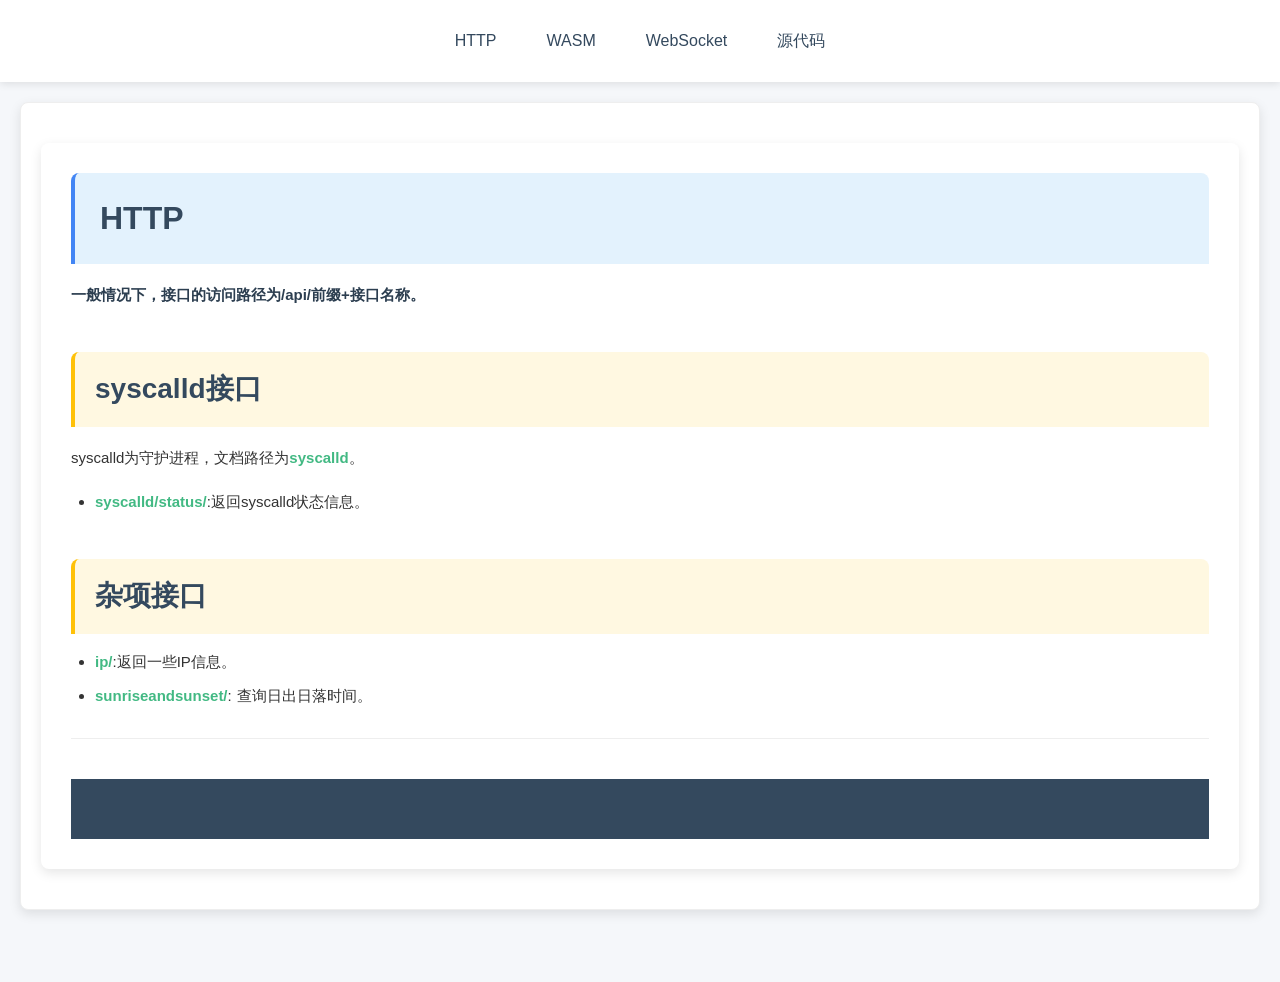
<file: @/static/index.html>
<!DOCTYPE html>
<html lang="zh_CN">
<head>
  <meta charset="UTF-8">
  <title>syscall</title>
  <meta http-equiv="X-UA-Compatible" content="IE=edge,chrome=1" />
  <meta name="description" content="Description">
  <meta name="viewport" content="width=device-width, initial-scale=1.0, minimum-scale=1.0">
  <link rel="stylesheet" href="theme/vue.css">
  <link rel="stylesheet" href="theme/block.css">
</head>
<body>
  <div id="app"></div>
  <script>
    window.$docsify = {
      name: 'syscall',
      repo: '',
      autoHeader: false,
      loadSidebar: false,
      hideSidebar: true,
      loadNavbar: true,
      homepage: 'http.md',
      beian: {
        ICP: "",
        NISMSP: {
          number:"",
          url: ""
        }
      }
    }
  </script>
  <script src="docsify.js"></script>
  <script src="docsify-beian.js"></script>
</body>
</html>
</file>
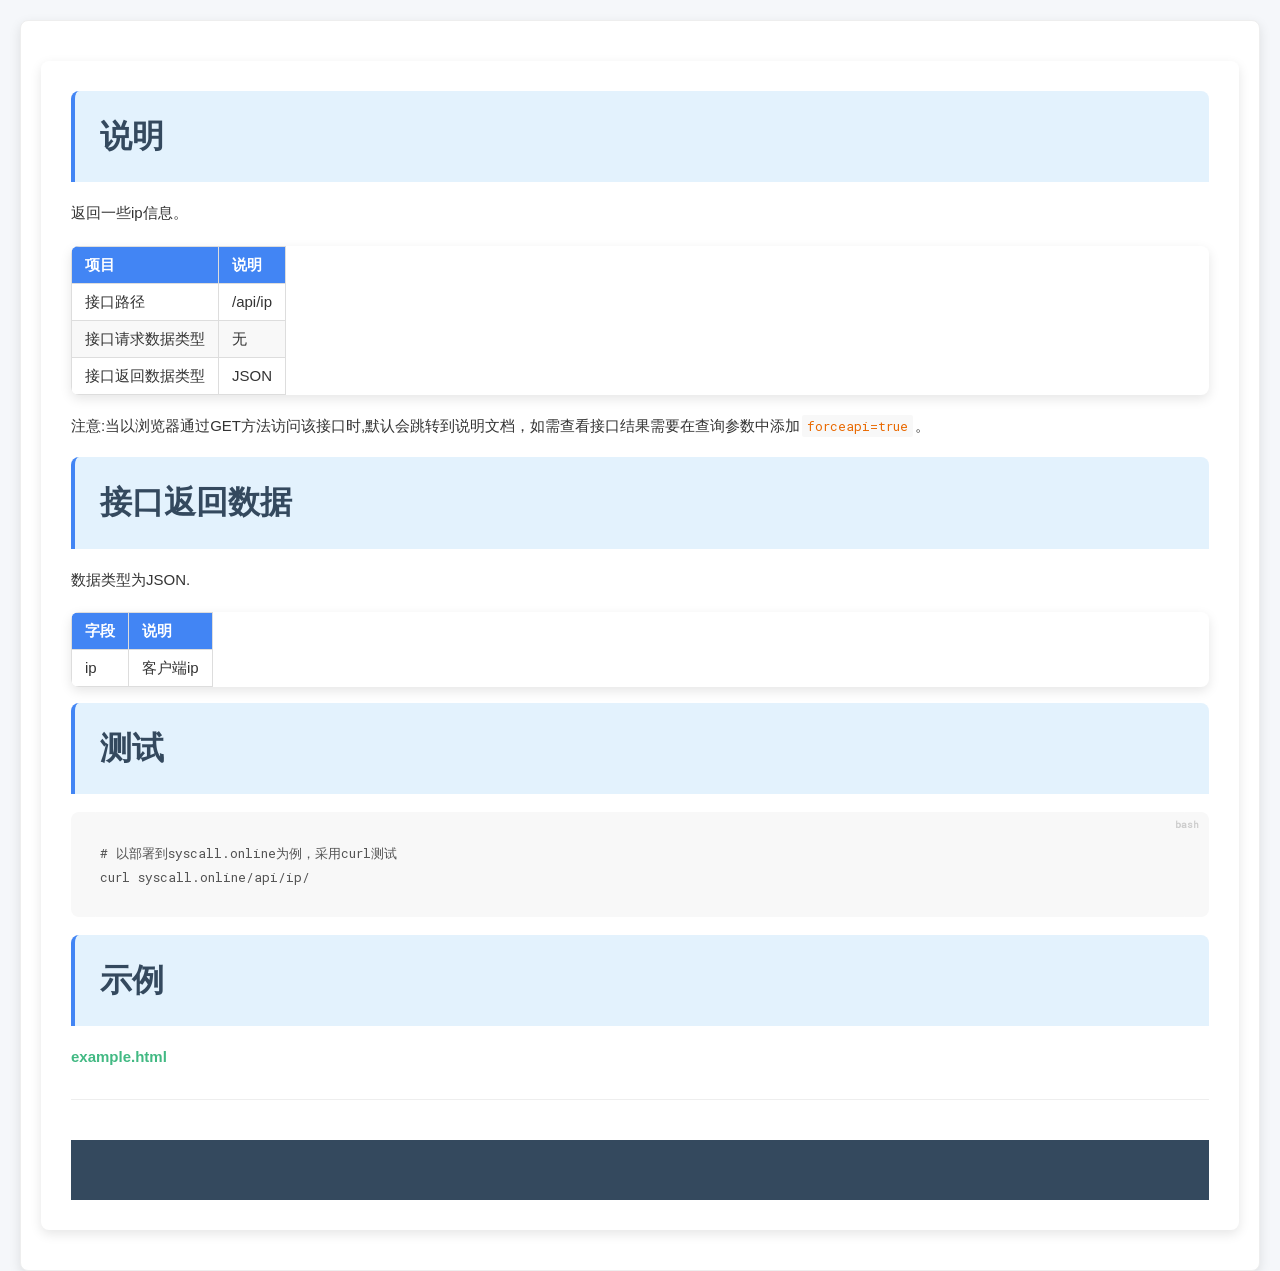
<file: @/static/api/ip/index.html>
<!DOCTYPE html>
<html lang="zh_CN">
<head>
  <meta charset="UTF-8">
  <title>ip</title>
  <meta http-equiv="X-UA-Compatible" content="IE=edge,chrome=1" />
  <meta name="description" content="Description">
  <meta name="viewport" content="width=device-width, initial-scale=1.0, minimum-scale=1.0">
  <link rel="stylesheet" href="../../theme/vue.css">                                                                 
  <link rel="stylesheet" href="../../theme/block.css">
</head>                                                                                                                                                                    
<body>                                                                                                                                                                     
  <div id="app"></div>                                                                                                                                                     
  <script>
    window.$docsify = {
      name: '',
      repo: '',
      autoHeader: false,
      loadSidebar: false,
      hideSidebar: true,
    }
  </script>
  <script src="../../docsify.js"></script>
  <script src="../../docsify-beian.js"></script>
</body>
</html>
</file>
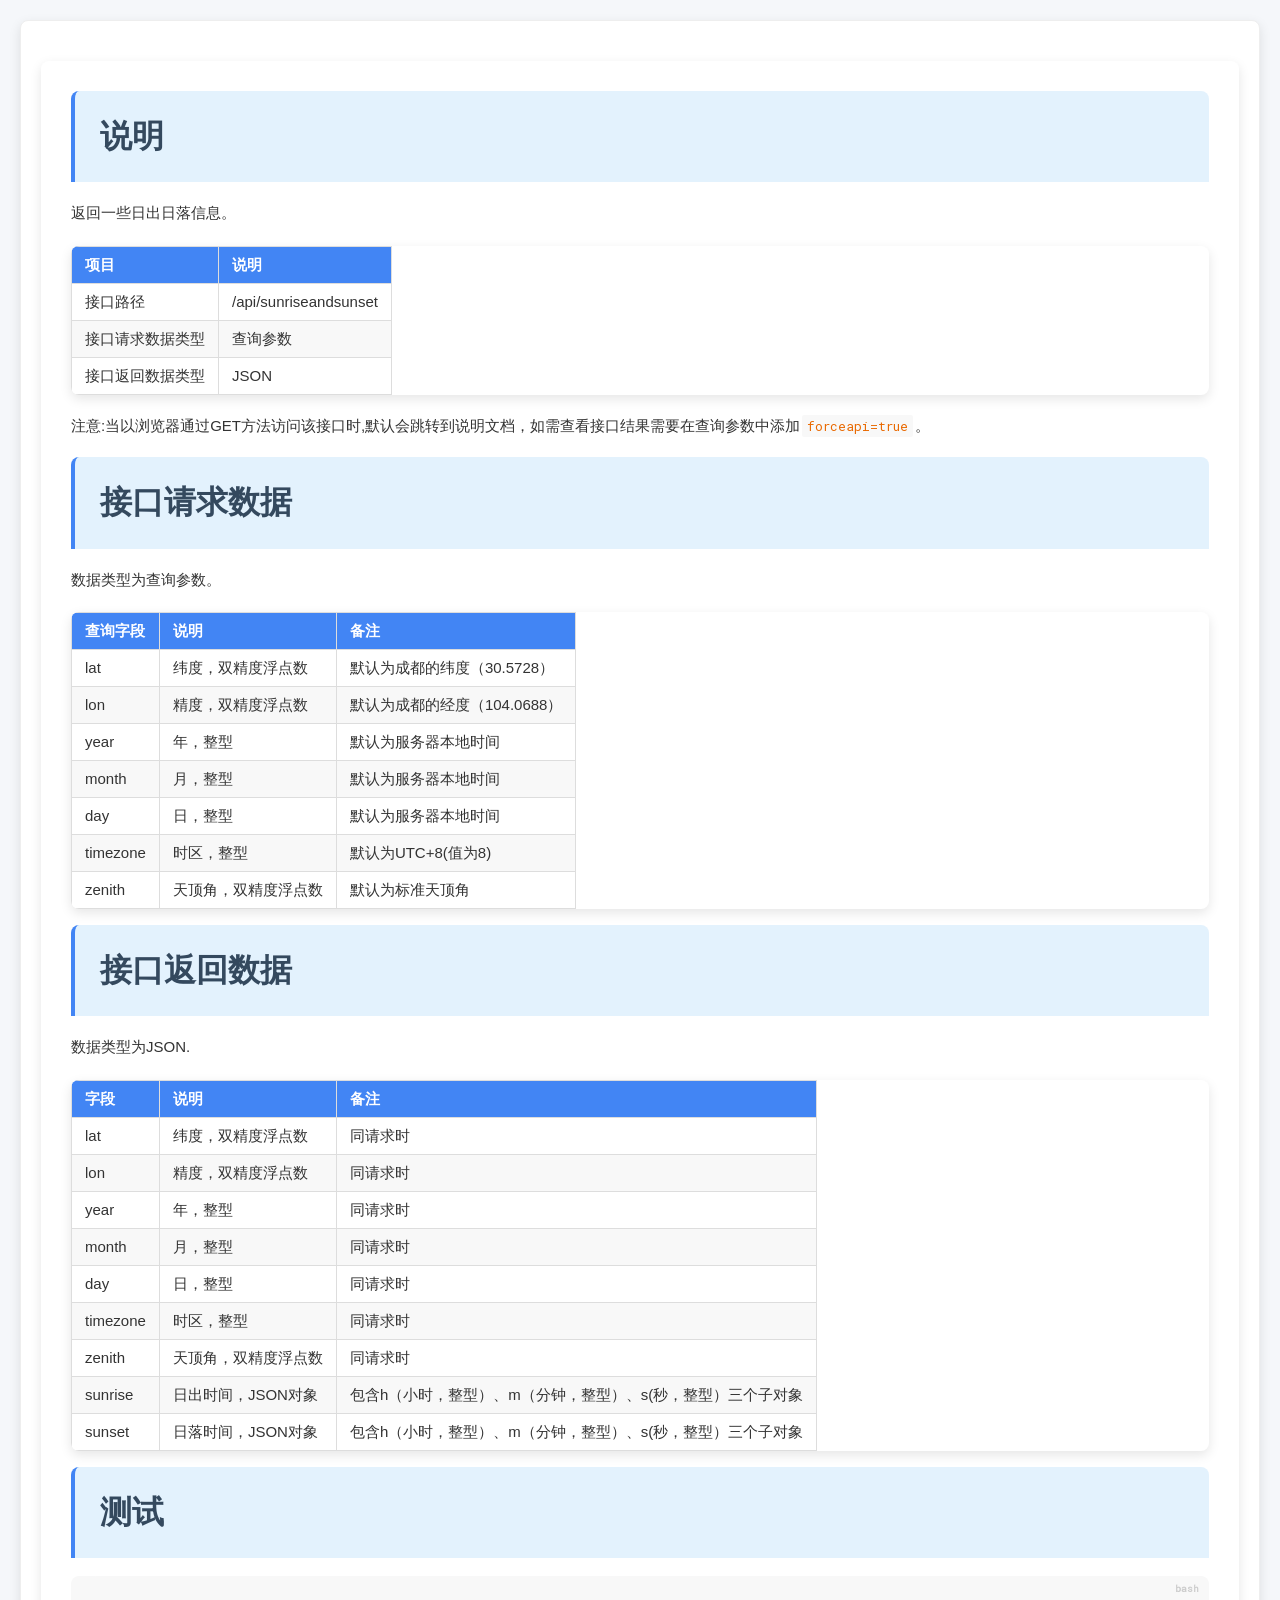
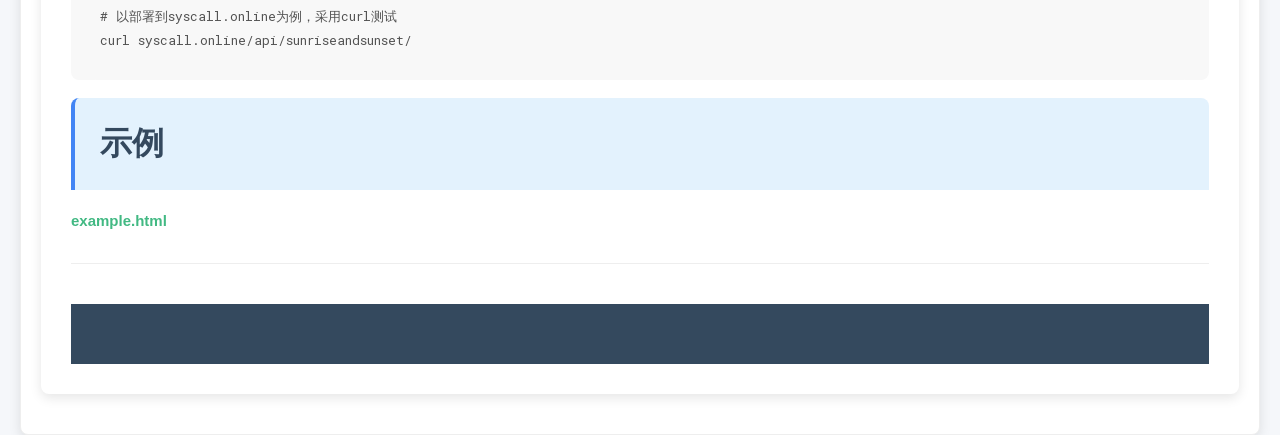
<file: @/static/api/sunriseandsunset/index.html>
<!DOCTYPE html>
<html lang="zh_CN">
<head>
  <meta charset="UTF-8">
  <title>sunriseandsunset</title>
  <meta http-equiv="X-UA-Compatible" content="IE=edge,chrome=1" />
  <meta name="description" content="Description">
  <meta name="viewport" content="width=device-width, initial-scale=1.0, minimum-scale=1.0">
  <link rel="stylesheet" href="../../theme/vue.css">                                                                 
  <link rel="stylesheet" href="../../theme/block.css">
</head>                                                                                                                                                                    
<body>                                                                                                                                                                     
  <div id="app"></div>                                                                                                                                                     
  <script>
    window.$docsify = {
      name: '',
      repo: '',
      autoHeader: false,
      loadSidebar: false,
      hideSidebar: true,
    }
  </script>
  <script src="../../docsify.js"></script>
  <script src="../../docsify-beian.js"></script>
</body>
</html>
</file>
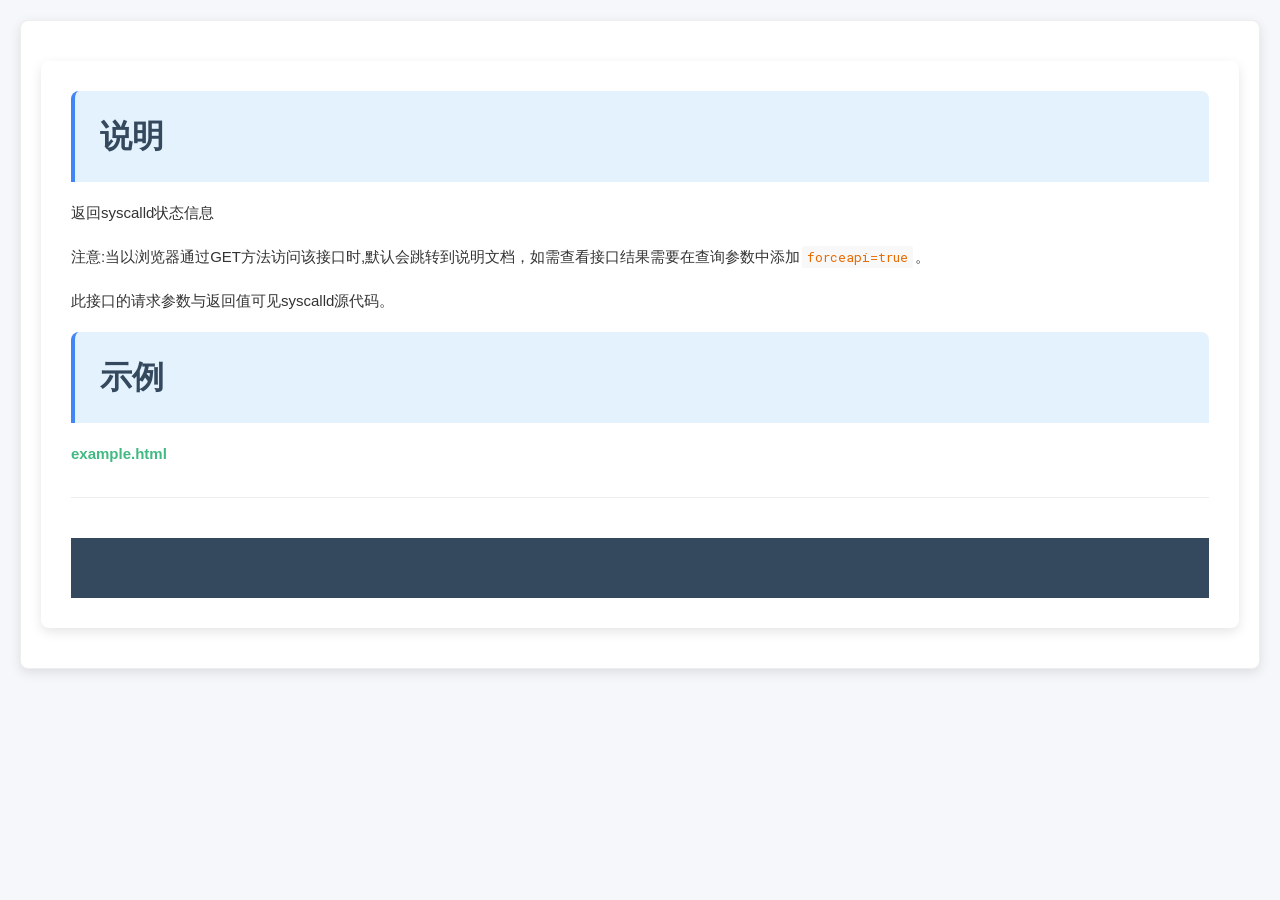
<file: @/static/api/syscalld/status/index.html>
<!DOCTYPE html>
<html lang="zh_CN">
<head>
  <meta charset="UTF-8">
  <title>syscalld/status</title>
  <meta http-equiv="X-UA-Compatible" content="IE=edge,chrome=1" />
  <meta name="description" content="Description">
  <meta name="viewport" content="width=device-width, initial-scale=1.0, minimum-scale=1.0">
  <link rel="stylesheet" href="../../../theme/vue.css">                                                                 
  <link rel="stylesheet" href="../../../theme/block.css">
</head>                                                                                                                                                                    
<body>                                                                                                                                                                     
  <div id="app"></div>                                                                                                                                                     
  <script>
    window.$docsify = {
      name: '',
      repo: '',
      autoHeader: false,
      loadSidebar: false,
      hideSidebar: true,
    }
  </script>
  <script src="../../../docsify.js"></script>
  <script src="../../../docsify-beian.js"></script>
</body>
</html>
</file>
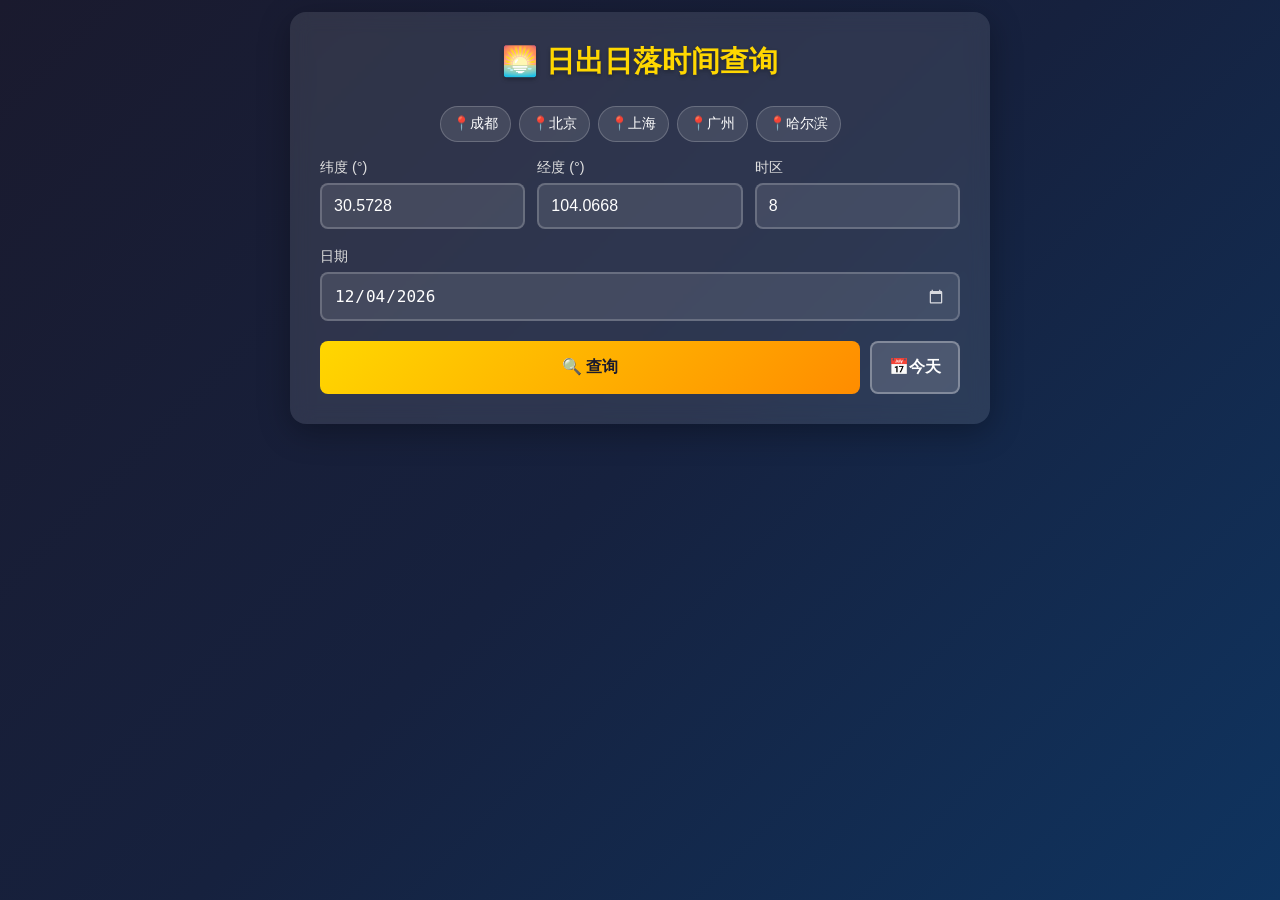
<file: @/static/api/sunriseandsunset/example.html>
<!DOCTYPE html>
<html lang="zh-CN">
<head>
    <meta charset="UTF-8">
    <meta name="viewport" content="width=device-width, initial-scale=1.0">
    <title>日出日落时间查询</title>
    <style>
        * {
            box-sizing: border-box;
            margin: 0;
            padding: 0;
        }
        body {
            font-family: -apple-system, BlinkMacSystemFont, 'Segoe UI', Roboto, sans-serif;
            background: linear-gradient(135deg, #1a1a2e 0%, #16213e 50%, #0f3460 100%);
            min-height: 100vh;
            color: #fff;
            padding: 12px;
        }
        .container {
            background-color: rgba(255, 255, 255, 0.1);
            backdrop-filter: blur(10px);
            border-radius: 16px;
            padding: 20px;
            box-shadow: 0 8px 32px rgba(0, 0, 0, 0.3);
            max-width: 700px;
            margin: 0 auto;
        }
        h1 {
            text-align: center;
            margin-bottom: 20px;
            font-size: 1.5rem;
            color: #ffd700;
            text-shadow: 0 2px 4px rgba(0,0,0,0.3);
        }
        .form-group {
            margin-bottom: 16px;
        }
        .form-group label {
            display: block;
            margin-bottom: 6px;
            font-weight: 500;
            color: #e0e0e0;
            font-size: 0.9rem;
        }
        .form-row {
            display: flex;
            gap: 12px;
            flex-wrap: wrap;
        }
        .form-row .form-group {
            flex: 1 1 calc(33.333% - 8px);
            min-width: 90px;
        }
        input[type="number"], input[type="date"] {
            width: 100%;
            padding: 12px;
            border: 2px solid rgba(255,255,255,0.2);
            border-radius: 8px;
            font-size: 16px;
            background: rgba(255,255,255,0.1);
            color: #fff;
            transition: border-color 0.3s;
            -webkit-appearance: none;
        }
        input[type="number"]:focus, input[type="date"]:focus {
            outline: none;
            border-color: #ffd700;
        }
        input::-webkit-inner-spin-button,
        input::-webkit-outer-spin-button {
            -webkit-appearance: none;
        }
        input[type="date"]::-webkit-calendar-picker-indicator {
            filter: invert(1);
            opacity: 0.8;
        }
        .btn-group {
            display: flex;
            gap: 10px;
            margin-top: 20px;
        }
        .btn {
            flex: 1;
            padding: 14px 20px;
            border: none;
            border-radius: 8px;
            font-size: 16px;
            font-weight: 600;
            cursor: pointer;
            transition: all 0.3s;
            touch-action: manipulation;
        }
        .btn-primary {
            background: linear-gradient(135deg, #ffd700, #ff8c00);
            color: #1a1a2e;
        }
        .btn-primary:active {
            transform: scale(0.98);
        }
        .btn-secondary {
            background: rgba(255,255,255,0.15);
            color: #fff;
            border: 2px solid rgba(255,255,255,0.3);
            flex: 0 0 auto;
            padding: 14px 16px;
            min-width: 90px;
        }
        .btn-secondary:active {
            background: rgba(255,255,255,0.25);
        }
        .result-card {
            margin-top: 24px;
            display: none;
        }
        .result-card.show {
            display: block;
            animation: fadeIn 0.4s ease;
        }
        @keyframes fadeIn {
            from { opacity: 0; transform: translateY(15px); }
            to { opacity: 1; transform: translateY(0); }
        }
        .time-display {
            display: flex;
            gap: 12px;
            margin-top: 16px;
        }
        .time-box {
            flex: 1;
            padding: 20px 10px;
            border-radius: 12px;
            text-align: center;
            min-width: 0;
        }
        .time-box.sunrise {
            background: linear-gradient(135deg, #ff9a56 0%, #ffcd67 100%);
            color: #1a1a2e;
        }
        .time-box.sunset {
            background: linear-gradient(135deg, #6a11cb 0%, #2575fc 100%);
            color: #fff;
        }
        .time-label {
            font-size: 0.85rem;
            margin-bottom: 6px;
            opacity: 0.85;
        }
        .time-value {
            font-size: 1.8rem;
            font-weight: bold;
            word-break: break-all;
        }
        .time-icon {
            font-size: 28px;
            margin-bottom: 6px;
        }
        .info-grid {
            display: grid;
            grid-template-columns: repeat(4, 1fr);
            gap: 10px;
            margin-top: 20px;
            padding-top: 16px;
            border-top: 1px solid rgba(255,255,255,0.2);
        }
        .info-item {
            text-align: center;
            padding: 8px 4px;
            background: rgba(255,255,255,0.05);
            border-radius: 8px;
            min-width: 0;
        }
        .info-label {
            font-size: 0.7rem;
            color: #aaa;
            margin-bottom: 2px;
        }
        .info-value {
            font-size: 0.8rem;
            font-weight: 600;
            word-break: break-all;
        }
        .error {
            background: rgba(255, 82, 82, 0.2);
            border: 1px solid #ff5252;
            color: #ff8a80;
            padding: 12px;
            border-radius: 8px;
            margin-top: 16px;
            font-size: 0.9rem;
        }
        .preset-btns {
            display: flex;
            gap: 8px;
            flex-wrap: wrap;
            margin-bottom: 16px;
            justify-content: center;
        }
        .preset-btn {
            padding: 8px 12px;
            background: rgba(255,255,255,0.1);
            border: 1px solid rgba(255,255,255,0.2);
            border-radius: 20px;
            color: #fff;
            font-size: 0.85rem;
            cursor: pointer;
            transition: all 0.3s;
            touch-action: manipulation;
            white-space: nowrap;
        }
        .preset-btn:active {
            background: rgba(255,255,255,0.2);
            border-color: #ffd700;
        }

        /* Mobile responsive */
        @media (max-width: 480px) {
            body {
                padding: 8px;
            }
            .container {
                padding: 16px;
                border-radius: 12px;
            }
            h1 {
                font-size: 1.3rem;
                margin-bottom: 16px;
            }
            .preset-btns {
                gap: 6px;
                justify-content: flex-start;
                overflow-x: auto;
                flex-wrap: nowrap;
                padding-bottom: 4px;
                -webkit-overflow-scrolling: touch;
            }
            .preset-btns::-webkit-scrollbar {
                display: none;
            }
            .preset-btn {
                flex-shrink: 0;
                font-size: 0.8rem;
                padding: 6px 10px;
            }
            .form-row {
                gap: 8px;
            }
            .form-row .form-group {
                flex: 1 1 calc(50% - 4px);
                min-width: 0;
            }
            .form-row .form-group:last-child {
                flex: 1 1 100%;
            }
            .btn-group {
                flex-direction: column;
                gap: 8px;
            }
            .btn-secondary {
                flex: none;
                width: 100%;
            }
            .time-display {
                flex-direction: column;
                gap: 10px;
            }
            .time-box {
                padding: 16px 8px;
            }
            .time-value {
                font-size: 1.6rem;
            }
            .time-icon {
                font-size: 24px;
            }
            .info-grid {
                grid-template-columns: repeat(2, 1fr);
                gap: 8px;
            }
            .info-label {
                font-size: 0.65rem;
            }
            .info-value {
                font-size: 0.75rem;
            }
        }

        /* Tablet */
        @media (min-width: 481px) and (max-width: 768px) {
            .time-value {
                font-size: 2rem;
            }
            .info-grid {
                grid-template-columns: repeat(2, 1fr);
            }
        }

        /* Large screens */
        @media (min-width: 769px) {
            .container {
                padding: 30px;
            }
            h1 {
                font-size: 1.8rem;
                margin-bottom: 24px;
            }
            .form-group {
                margin-bottom: 18px;
            }
            .time-value {
                font-size: 2.2rem;
            }
            .info-grid {
                grid-template-columns: repeat(4, 1fr);
            }
        }
    </style>
</head>
<body>
    <div class="container">
        <h1>🌅 日出日落时间查询</h1>
        
        <div class="preset-btns">
            <button class="preset-btn" onclick="setPreset('chengdu')">📍成都</button>
            <button class="preset-btn" onclick="setPreset('beijing')">📍北京</button>
            <button class="preset-btn" onclick="setPreset('shanghai')">📍上海</button>
            <button class="preset-btn" onclick="setPreset('guangzhou')">📍广州</button>
            <button class="preset-btn" onclick="setPreset('haerbin')">📍哈尔滨</button>
        </div>

        <div class="form-row">
            <div class="form-group">
                <label for="lat">纬度 (°)</label>
                <input type="number" id="lat" step="0.0001" value="30.5728" placeholder="30.5728">
            </div>
            <div class="form-group">
                <label for="lon">经度 (°)</label>
                <input type="number" id="lon" step="0.0001" value="104.0668" placeholder="104.0668">
            </div>
            <div class="form-group">
                <label for="timezone">时区</label>
                <input type="number" id="timezone" value="8" placeholder="8">
            </div>
        </div>

        <div class="form-group">
            <label for="date">日期</label>
            <input type="date" id="date">
        </div>

        <div class="btn-group">
            <button class="btn btn-primary" onclick="querySunriseSunset()">🔍 查询</button>
            <button class="btn btn-secondary" onclick="useToday()">📅今天</button>
        </div>

        <div id="result" class="result-card">
            <div class="time-display">
                <div class="time-box sunrise">
                    <div class="time-icon">🌅</div>
                    <div class="time-label">日出时间</div>
                    <div class="time-value" id="sunrise-time">--:--:--</div>
                </div>
                <div class="time-box sunset">
                    <div class="time-icon">🌇</div>
                    <div class="time-label">日落时间</div>
                    <div class="time-value" id="sunset-time">--:--:--</div>
                </div>
            </div>
            
            <div class="info-grid">
                <div class="info-item">
                    <div class="info-label">纬度</div>
                    <div class="info-value" id="info-lat">-</div>
                </div>
                <div class="info-item">
                    <div class="info-label">经度</div>
                    <div class="info-value" id="info-lon">-</div>
                </div>
                <div class="info-item">
                    <div class="info-label">日期</div>
                    <div class="info-value" id="info-date">-</div>
                </div>
                <div class="info-item">
                    <div class="info-label">时区</div>
                    <div class="info-value" id="info-tz">-</div>
                </div>
            </div>
        </div>

        <div id="error" class="error" style="display: none;"></div>
    </div>

    <script src="./sunriseandsunset-api.js"></script>
</body>
</html>
</file>
<file: @/static/theme/vue.css>
﻿@import "fonts.css";*{-webkit-font-smoothing:antialiased;-webkit-overflow-scrolling:touch;-webkit-tap-highlight-color:rgba(0,0,0,0);-webkit-text-size-adjust:none;-webkit-touch-callout:none;box-sizing:border-box}body:not(.ready){overflow:hidden}body:not(.ready) .app-nav,body:not(.ready)>nav,body:not(.ready) [data-cloak]{display:none}div#app{font-size:30px;font-weight:lighter;margin:40vh auto;text-align:center}div#app:empty:before{content:"Loading..."}img.emoji{height:1.2em}img.emoji,span.emoji{vertical-align:middle}span.emoji{font-family:Apple Color Emoji,Segoe UI Emoji,Segoe UI Symbol,Noto Color Emoji;font-size:1.2em}.progress{background-color:#42b983;background-color:var(--theme-color,#42b983);height:2px;left:0;position:fixed;right:0;top:0;transition:width .2s,opacity .4s;width:0;z-index:999999}.search .search-keyword,.search a:hover{color:#42b983;color:var(--theme-color,#42b983)}.search .search-keyword{font-style:normal;font-weight:700}body,html{height:100%}body{-moz-osx-font-smoothing:grayscale;-webkit-font-smoothing:antialiased;color:#34495e;font-family:Source Sans Pro,Helvetica Neue,Arial,sans-serif;font-size:15px;letter-spacing:0;margin:0;overflow-x:hidden}img{max-width:100%}a[disabled]{cursor:not-allowed;opacity:.6}kbd{border:1px solid #ccc;border-radius:3px;display:inline-block;font-size:12px!important;line-height:12px;margin-bottom:3px;padding:3px 5px;vertical-align:middle}li input[type=checkbox]{margin:0 .2em .25em 0;vertical-align:middle}.app-nav{margin:25px 60px 0 0;position:absolute;right:0;text-align:right;z-index:10}.app-nav.no-badge{margin-right:25px}.app-nav p{margin:0}.app-nav>a{margin:0 1rem;padding:5px 0}.app-nav li,.app-nav ul{display:inline-block;list-style:none;margin:0}.app-nav a{color:inherit;font-size:16px;text-decoration:none;transition:color .3s}.app-nav a.active,.app-nav a:hover{color:#42b983;color:var(--theme-color,#42b983)}.app-nav a.active{border-bottom:2px solid #42b983;border-bottom:2px solid var(--theme-color,#42b983)}.app-nav li{display:inline-block;margin:0 1rem;padding:5px 0;position:relative;cursor:pointer}.app-nav li ul{background-color:#fff;border:1px solid;border-color:#ddd #ddd #ccc;border-radius:4px;box-sizing:border-box;display:none;max-height:calc(100vh - 61px);overflow-y:auto;padding:10px 0;position:absolute;right:-15px;text-align:left;top:100%;white-space:nowrap}.app-nav li ul li{display:block;font-size:14px;line-height:1rem;margin:8px 14px;white-space:nowrap}.app-nav li ul a{display:block;font-size:inherit;margin:0;padding:0}.app-nav li ul a.active{border-bottom:0}.app-nav li:hover ul{display:block}.github-corner{border-bottom:0;position:fixed;right:0;text-decoration:none;top:0;z-index:1}.github-corner:hover .octo-arm{animation:octocat-wave .56s ease-in-out}.github-corner svg{color:#fff;fill:#42b983;fill:var(--theme-color,#42b983);height:80px;width:80px}main{display:block;position:relative;width:100vw;height:100%;z-index:0}main.hidden{display:none}.anchor{display:inline-block;text-decoration:none;transition:all .3s}.anchor span{color:#34495e}.anchor:hover{text-decoration:underline}.sidebar{border-right:1px solid rgba(0,0,0,.07);overflow-y:auto;padding:40px 0 0;position:absolute;top:0;bottom:0;left:0;transition:transform .25s ease-out;width:300px;z-index:20}.sidebar>h1{margin:0 auto 1rem;font-size:1.5rem;font-weight:300;text-align:center}.sidebar>h1 a{color:inherit;text-decoration:none}.sidebar>h1 .app-nav{display:block;position:static}.sidebar .sidebar-nav{line-height:2em;padding-bottom:40px}.sidebar li.collapse .app-sub-sidebar{display:none}.sidebar ul{margin:0 0 0 15px;padding:0}.sidebar li>p{font-weight:700;margin:0}.sidebar ul,.sidebar ul li{list-style:none}.sidebar ul li a{border-bottom:none;display:block}.sidebar ul li ul{padding-left:20px}.sidebar::-webkit-scrollbar{width:4px}.sidebar::-webkit-scrollbar-thumb{background:transparent;border-radius:4px}.sidebar:hover::-webkit-scrollbar-thumb{background:hsla(0,0%,53.3%,.4)}.sidebar:hover::-webkit-scrollbar-track{background:hsla(0,0%,53.3%,.1)}.sidebar-toggle{background-color:transparent;background-color:hsla(0,0%,100%,.8);border:0;outline:none;padding:10px;position:absolute;bottom:0;left:0;text-align:center;transition:opacity .3s;width:284px;z-index:30;cursor:pointer}.sidebar-toggle:hover .sidebar-toggle-button{opacity:.4}.sidebar-toggle span{background-color:#42b983;background-color:var(--theme-color,#42b983);display:block;margin-bottom:4px;width:16px;height:2px}body.sticky .sidebar,body.sticky .sidebar-toggle{position:fixed}.content{padding-top:60px;position:absolute;top:0;right:0;bottom:0;left:300px;transition:left .25s ease}.markdown-section{margin:0 auto;max-width:80%;padding:30px 15px 40px;position:relative}.markdown-section>*{box-sizing:border-box;font-size:inherit}.markdown-section>:first-child{margin-top:0!important}.markdown-section hr{border:none;border-bottom:1px solid #eee;margin:2em 0}.markdown-section iframe{border:1px solid #eee;width:1px;min-width:100%}.markdown-section table{border-collapse:collapse;border-spacing:0;display:block;margin-bottom:1rem;overflow:auto;width:100%}.markdown-section th{font-weight:700}.markdown-section td,.markdown-section th{border:1px solid #ddd;padding:6px 13px}.markdown-section tr{border-top:1px solid #ccc}.markdown-section p.tip,.markdown-section tr:nth-child(2n){background-color:#f8f8f8}.markdown-section p.tip{border-bottom-right-radius:2px;border-left:4px solid #f66;border-top-right-radius:2px;margin:2em 0;padding:12px 24px 12px 30px;position:relative}.markdown-section p.tip:before{background-color:#f66;border-radius:100%;color:#fff;content:"!";font-family:Dosis,Source Sans Pro,Helvetica Neue,Arial,sans-serif;font-size:14px;font-weight:700;left:-12px;line-height:20px;position:absolute;height:20px;width:20px;text-align:center;top:14px}.markdown-section p.tip code{background-color:#efefef}.markdown-section p.tip em{color:#34495e}.markdown-section p.warn{background:rgba(66,185,131,.1);border-radius:2px;padding:1rem}.markdown-section ul.task-list>li{list-style-type:none}body.close .sidebar{transform:translateX(-300px)}body.close .sidebar-toggle{width:auto}body.close .content{left:0}@media print{.app-nav,.github-corner,.sidebar,.sidebar-toggle{display:none}}@media screen and (max-width:768px){.github-corner,.sidebar,.sidebar-toggle{position:fixed}.app-nav{margin-top:16px}.app-nav li ul{top:30px}main{height:auto;min-height:100vh;overflow-x:hidden}.sidebar{left:-300px;transition:transform .25s ease-out}.content{left:0;max-width:100vw;position:static;padding-top:20px;transition:transform .25s ease}.app-nav,.github-corner{transition:transform .25s ease-out}.sidebar-toggle{background-color:transparent;width:auto;padding:30px 30px 10px 10px}body.close .sidebar{transform:translateX(300px)}body.close .sidebar-toggle{background-color:hsla(0,0%,100%,.8);transition:background-color 1s;width:284px;padding:10px}body.close .content{transform:translateX(300px)}body.close .app-nav,body.close .github-corner{display:none}.github-corner:hover .octo-arm{animation:none}.github-corner .octo-arm{animation:octocat-wave .56s ease-in-out}}@keyframes octocat-wave{0%,to{transform:rotate(0)}20%,60%{transform:rotate(-25deg)}40%,80%{transform:rotate(10deg)}}section.cover{position:relative;align-items:center;background-position:50%;background-repeat:no-repeat;background-size:cover;min-height:100vh;width:100%;display:none}section.cover.show{display:flex}section.cover.has-mask .mask{background-color:#fff;opacity:.8;position:absolute;top:0;bottom:0;width:100%}section.cover .cover-main{flex:1;margin:0 16px;text-align:center;position:relative}section.cover a{color:inherit}section.cover a,section.cover a:hover{text-decoration:none}section.cover p{line-height:1.5rem;margin:1em 0}section.cover h1{color:inherit;font-size:2.5rem;font-weight:300;margin:.625rem 0 2.5rem;position:relative;text-align:center}section.cover h1 a{display:block}section.cover h1 small{bottom:-.4375rem;font-size:1rem;position:absolute}section.cover blockquote{font-size:1.5rem;text-align:center}section.cover ul{line-height:1.8;list-style-type:none;margin:1em auto;max-width:500px;padding:0}section.cover .cover-main>p:last-child a{border-radius:2rem;border:1px solid #42b983;border-color:var(--theme-color,#42b983);box-sizing:border-box;color:#42b983;color:var(--theme-color,#42b983);display:inline-block;font-size:1.05rem;letter-spacing:.1rem;margin:.5rem 1rem;padding:.75em 2rem;text-decoration:none;transition:all .15s ease}section.cover .cover-main>p:last-child a:last-child{background-color:#42b983;background-color:var(--theme-color,#42b983);color:#fff}section.cover .cover-main>p:last-child a:last-child:hover{color:inherit;opacity:.8}section.cover .cover-main>p:last-child a:hover{color:inherit}section.cover blockquote>p>a{border-bottom:2px solid #42b983;border-bottom:2px solid var(--theme-color,#42b983);transition:color .3s}section.cover blockquote>p>a:hover{color:#42b983;color:var(--theme-color,#42b983)}.sidebar,body{background-color:#fff}.sidebar{color:#364149}.sidebar li{margin:6px 0}.sidebar ul li a{color:#505d6b;font-size:14px;font-weight:400;overflow:hidden;text-decoration:none;text-overflow:ellipsis;white-space:nowrap}.sidebar ul li a:hover{text-decoration:underline}.sidebar ul li ul{padding:0}.sidebar ul li.active>a{border-right:2px solid;color:#42b983;color:var(--theme-color,#42b983);font-weight:600}.app-sub-sidebar li:before{content:"-";padding-right:4px;float:left}.markdown-section h1,.markdown-section h2,.markdown-section h3,.markdown-section h4,.markdown-section strong{color:#2c3e50;font-weight:600}.markdown-section a{color:#42b983;color:var(--theme-color,#42b983);font-weight:600}.markdown-section h1{font-size:2rem;margin:0 0 1rem}.markdown-section h2{font-size:1.75rem;margin:45px 0 .8rem}.markdown-section h3{font-size:1.5rem;margin:40px 0 .6rem}.markdown-section h4{font-size:1.25rem}.markdown-section h5{font-size:1rem}.markdown-section h6{color:#777;font-size:1rem}.markdown-section figure,.markdown-section p{margin:1.2em 0}.markdown-section ol,.markdown-section p,.markdown-section ul{line-height:1.6rem;word-spacing:.05rem}.markdown-section ol,.markdown-section ul{padding-left:1.5rem}.markdown-section blockquote{border-left:4px solid #42b983;border-left:4px solid var(--theme-color,#42b983);color:#858585;margin:2em 0;padding-left:20px}.markdown-section blockquote p{font-weight:600;margin-left:0}.markdown-section iframe{margin:1em 0}.markdown-section em{color:#7f8c8d}.markdown-section code,.markdown-section output:after,.markdown-section pre{font-family:Roboto Mono,Monaco,courier,monospace}.markdown-section code,.markdown-section pre{background-color:#f8f8f8}.markdown-section output,.markdown-section pre{margin:1.2em 0;position:relative}.markdown-section output,.markdown-section pre>code{border-radius:2px;display:block}.markdown-section output:after,.markdown-section pre>code{-moz-osx-font-smoothing:initial;-webkit-font-smoothing:initial}.markdown-section code{border-radius:2px;color:#e96900;margin:0 2px;padding:3px 5px;white-space:pre-wrap}.markdown-section>:not(h1):not(h2):not(h3):not(h4):not(h5):not(h6) code{font-size:.8rem}.markdown-section pre{padding:0 1.4rem;line-height:1.5rem;overflow:auto;word-wrap:normal}.markdown-section pre>code{color:#525252;font-size:.8rem;padding:2.2em 5px;line-height:inherit;margin:0 2px;max-width:inherit;overflow:inherit;white-space:inherit}.markdown-section output{padding:1.7rem 1.4rem;border:1px dotted #ccc}.markdown-section output>:first-child{margin-top:0}.markdown-section output>:last-child{margin-bottom:0}.markdown-section code:after,.markdown-section code:before,.markdown-section output:after,.markdown-section output:before{letter-spacing:.05rem}.markdown-section output:after,.markdown-section pre:after{color:#ccc;font-size:.6rem;font-weight:600;height:15px;line-height:15px;padding:5px 10px 0;position:absolute;right:0;text-align:right;top:0;content:attr(data-lang)}.token.cdata,.token.comment,.token.doctype,.token.prolog{color:#8e908c}.token.namespace{opacity:.7}.token.boolean,.token.number{color:#c76b29}.token.punctuation{color:#525252}.token.property{color:#c08b30}.token.tag{color:#2973b7}.token.string{color:#42b983;color:var(--theme-color,#42b983)}.token.selector{color:#6679cc}.token.attr-name{color:#2973b7}.language-css .token.string,.style .token.string,.token.entity,.token.url{color:#22a2c9}.token.attr-value,.token.control,.token.directive,.token.unit{color:#42b983;color:var(--theme-color,#42b983)}.token.function,.token.keyword{color:#e96900}.token.atrule,.token.regex,.token.statement{color:#22a2c9}.token.placeholder,.token.variable{color:#3d8fd1}.token.deleted{text-decoration:line-through}.token.inserted{border-bottom:1px dotted #202746;text-decoration:none}.token.italic{font-style:italic}.token.bold,.token.important{font-weight:700}.token.important{color:#c94922}.token.entity{cursor:help}code .token{-moz-osx-font-smoothing:initial;-webkit-font-smoothing:initial;min-height:1.5rem;position:relative;left:auto}
</file>
<file: @/static/theme/block.css>
/* Custom CSS for block-based documentation layout */
:root {
  --primary-color: #4285f4;
  --secondary-color: #34495e;
  --success-color: #4caf50;
  --warning-color: #ff9800;
  --error-color: #f44336;
  --light-bg: #f8f9fa;
  --dark-bg: #34495e;
  --border-radius: 8px;
  --box-shadow: 0 4px 12px rgba(0,0,0,0.1);
  --transition: all 0.3s ease;
  
  /* Different colors for different heading levels */
  --h1-color: #2c3e50;
  --h1-bg: #e3f2fd;
  --h1-border: #4285f4;
  
  --h2-color: #34495e;
  --h2-bg: #fff8e1;
  --h2-border: #ffc107;
  
  --h3-color: #34495e;
  --h3-bg: #e8f5e9;
  --h3-border: #4caf50;
  
  --h4-color: #34495e;
  --h4-bg: #fff3e0;
  --h4-border: #ff9800;
  
  --h5-color: #34495e;
  --h5-bg: #fce4ec;
  --h5-border: #e91e63;
  
  --h6-color: #34495e;
  --h6-bg: #f3e5f5;
  --h6-border: #9c27b0;
}

body {
  font-family: 'Segoe UI', Tahoma, Geneva, Verdana, sans-serif;
  line-height: 1.6;
  color: #333;
  background-color: #f5f7fa;
  margin: 0;
  padding: 0;
}

/* Full width navigation bar */
.app-nav {
  width: 100%;
  background-color: white;
  box-shadow: 0 2px 8px rgba(0,0,0,0.1);
  border-radius: 0;
  margin: 0;
  padding: 15px 20px;
  position: relative;
  z-index: 100;
}

.app-nav ul {
  display: flex;
  justify-content: center;
  flex-wrap: wrap;
  list-style: none;
  margin: 0;
  padding: 0;
}

.app-nav li {
  margin: 0 10px;
}

.app-nav a {
  color: var(--secondary-color);
  font-weight: 500;
  padding: 8px 15px;
  border-radius: 4px;
  transition: var(--transition);
  display: block;
}

.app-nav a:hover, 
.app-nav a.active {
  color: var(--primary-color);
  background-color: rgba(66, 133, 244, 0.1);
}

/* Full width content area */
.content {
  width: 100%;
  margin: 0;
  padding: 20px;
  box-sizing: border-box;
}

/* Block styling for content sections */
.markdown-section {
  background-color: white;
  border-radius: var(--border-radius);
  padding: 30px;
  box-shadow: var(--box-shadow);
  margin: 20px 0;
  max-width: 100%;
  box-sizing: border-box;
}

/* Header styling with different colors for each level */
h1, h2, h3, h4, h5, h6 {
  color: var(--dark-bg);
  margin-top: 2rem;
  margin-bottom: 1rem;
  font-weight: 600;
}

h1 {
  background-color: var(--h1-bg);
  color: var(--h1-color);
  padding: 20px 25px;
  border-radius: var(--border-radius) var(--border-radius) 0 0;
  margin-bottom: 1.5rem;
  border-left: 4px solid var(--h1-border);
}

h2 {
  background-color: var(--h2-bg);
  color: var(--h2-color);
  padding: 15px 20px;
  border-radius: var(--border-radius) var(--border-radius) 0 0;
  margin-top: 2rem;
  border-left: 4px solid var(--h2-border);
}

h3 {
  background-color: var(--h3-bg);
  color: var(--h3-color);
  padding: 12px 15px;
  border-radius: var(--border-radius) var(--border-radius) 0 0;
  margin-top: 1.5rem;
  border-left: 4px solid var(--h3-border);
}

h4 {
  background-color: var(--h4-bg);
  color: var(--h4-color);
  padding: 10px 15px;
  border-radius: var(--border-radius);
  margin-top: 1.2rem;
  border-left: 3px solid var(--h4-border);
}

h5 {
  background-color: var(--h5-bg);
  color: var(--h5-color);
  padding: 8px 12px;
  border-radius: var(--border-radius);
  margin-top: 1rem;
  border-left: 2px solid var(--h5-border);
}

h6 {
  background-color: var(--h6-bg);
  color: var(--h6-color);
  padding: 6px 10px;
  border-radius: var(--border-radius);
  margin-top: 0.8rem;
  border-left: 1px solid var(--h6-border);
}

/* Section organization */
section {
  margin-bottom: 30px;
  background-color: white;
  border-radius: var(--border-radius);
  box-shadow: var(--box-shadow);
  overflow: hidden;
  border: 1px solid #eee;
}

section header {
  background-color: var(--primary-color);
  color: white;
  padding: 15px 20px;
  margin-bottom: 0;
}

section header h2 {
  color: white;
  margin: 0;
  font-size: 1.4em;
}

section main {
  padding: 20px;
}

/* Full width footer/background */
footer {
  width: 100%;
  background-color: var(--dark-bg);
  color: white;
  text-align: center;
  padding: 30px 20px;
  margin-top: 40px;
  clear: both;
}

/* Code blocks styling */
pre, code {
  background-color: var(--light-bg);
  border-radius: var(--border-radius);
  padding: 15px;
  font-size: 0.9em;
  margin: 15px 0;
}

/* Table styling */
table {
  width: 100%;
  border-collapse: collapse;
  margin: 20px 0;
  background-color: white;
  border-radius: var(--border-radius);
  overflow: hidden;
  box-shadow: var(--box-shadow);
}

table th,
table td {
  padding: 12px 15px;
  text-align: left;
  border-bottom: 1px solid #eee;
}

table th {
  background-color: var(--primary-color);
  color: white;
  font-weight: 600;
}

table tr:hover {
  background-color: rgba(66, 133, 244, 0.05);
}

/* List styling */
ul, ol {
  margin: 15px 0;
  padding-left: 30px;
}

li {
  margin: 8px 0;
}

/* Link styling */
a {
  color: var(--primary-color);
  text-decoration: none;
  transition: var(--transition);
}

a:hover {
  color: var(--secondary-color);
  text-decoration: underline;
}

/* Button styling */
button {
  background-color: var(--primary-color);
  color: white;
  border: none;
  padding: 10px 20px;
  border-radius: var(--border-radius);
  cursor: pointer;
  font-weight: 500;
  transition: var(--transition);
  box-shadow: var(--box-shadow);
}

button:hover {
  background-color: #3367d6;
  transform: translateY(-2px);
}

/* Alert boxes */
.alert {
  padding: 15px;
  border-radius: var(--border-radius);
  margin: 20px 0;
  border-left: 4px solid var(--primary-color);
}

.alert-success {
  background-color: rgba(76, 175, 80, 0.1);
  border-left-color: var(--success-color);
}

.alert-warning {
  background-color: rgba(255, 152, 0, 0.1);
  border-left-color: var(--warning-color);
}

.alert-error {
  background-color: rgba(244, 67, 54, 0.1);
  border-left-color: var(--error-color);
}

/* API endpoint styling */
.endpoint {
  background-color: var(--light-bg);
  border-left: 4px solid var(--primary-color);
  padding: 15px;
  margin: 15px 0;
  border-radius: 0 var(--border-radius) var(--border-radius) 0;
  font-family: monospace;
}

.endpoint-title {
  font-weight: bold;
  color: var(--primary-color);
  margin-bottom: 5px;
}

/* Image styling */
img {
  max-width: 100%;
  height: auto;
  border-radius: var(--border-radius);
  box-shadow: var(--box-shadow);
  margin: 15px 0;
}

/* Responsive design */
@media (max-width: 768px) {
  .content {
    padding: 10px;
  }
  
  .markdown-section {
    padding: 20px;
  }
  
  .app-nav {
    padding: 10px;
  }
  
  .app-nav li {
    margin: 5px;
  }
  
  .app-nav a {
    padding: 6px 10px;
    font-size: 14px;
  }
  
  h1, h2, h3 {
    padding: 10px;
  }
}

/* Enhanced section styling */
main {
  padding: 20px;
}

/* Proper sub-block spacing */
h2 + h3,
h3 + h4,
h4 + h5,
h5 + h6 {
  margin-top: 1rem;
}

/* Add bottom margin for better spacing */
.markdown-section > *:last-child {
  margin-bottom: 0;
}
</file>
